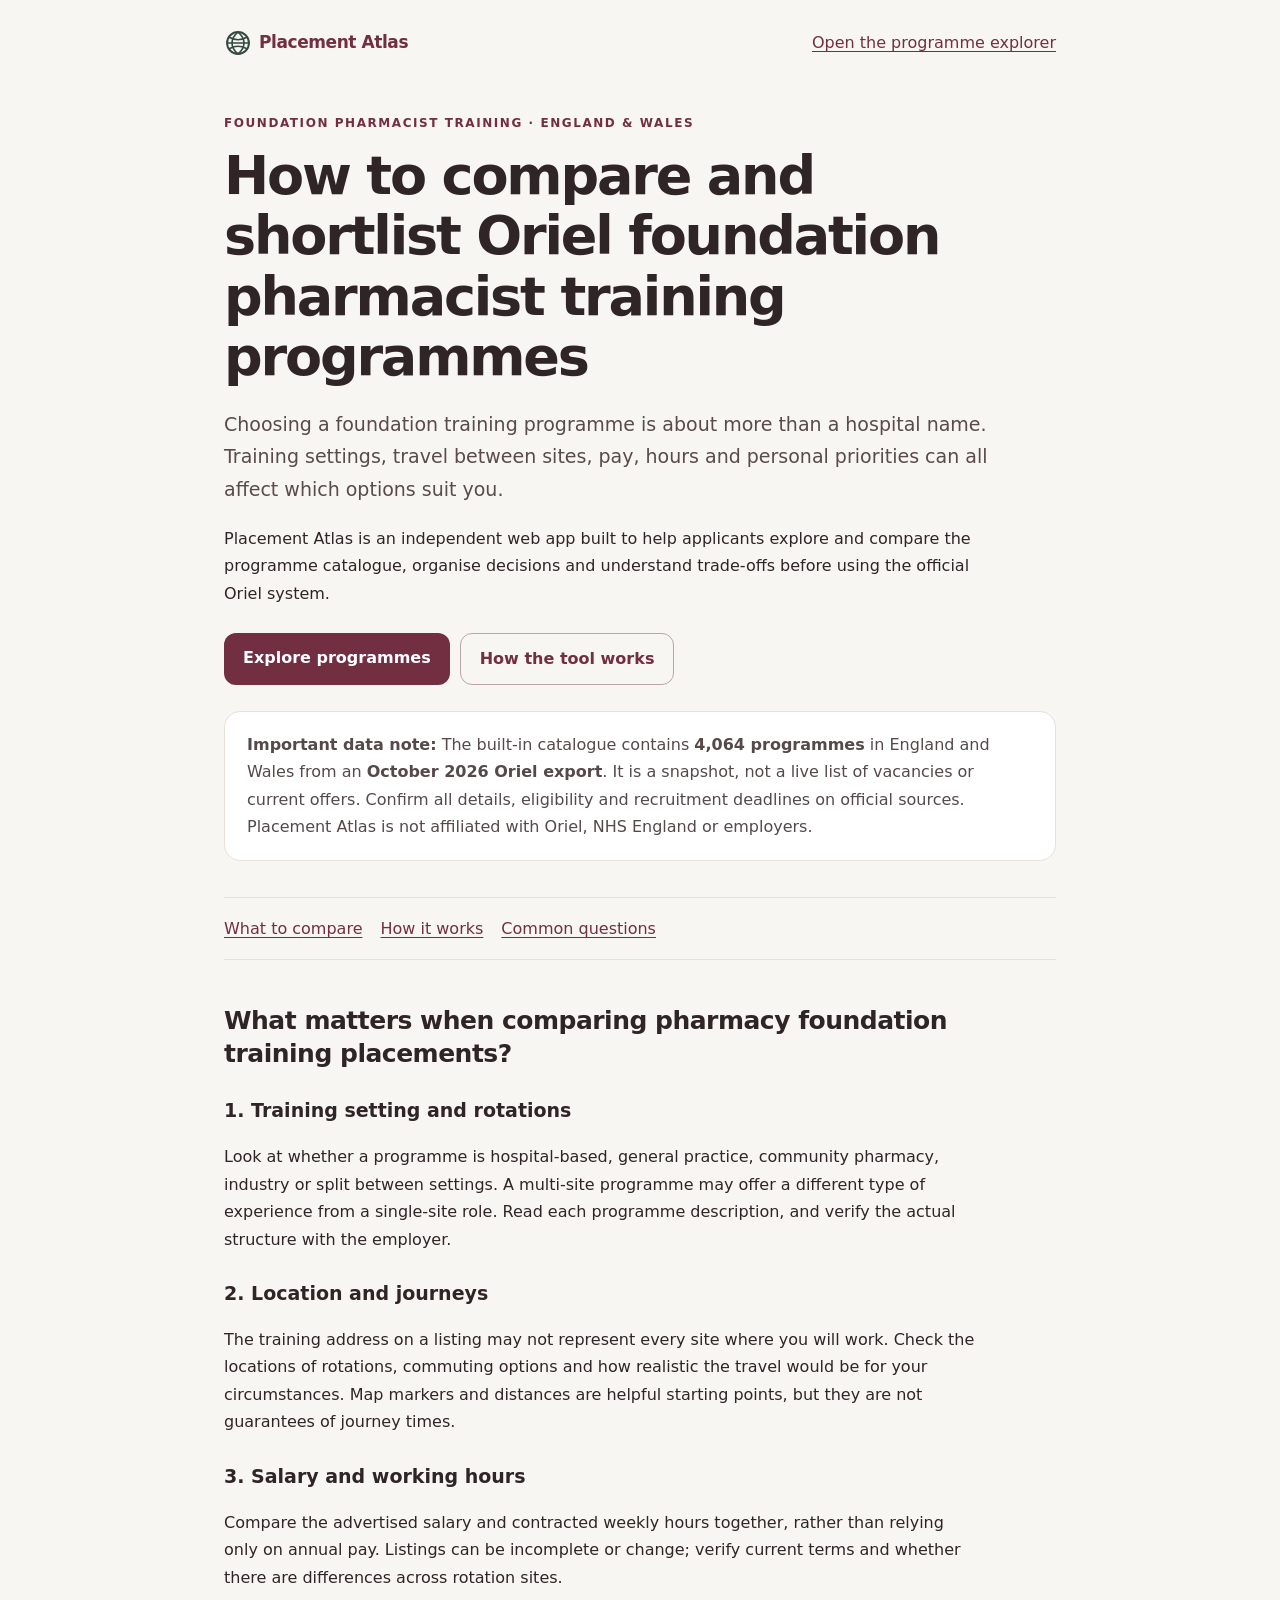
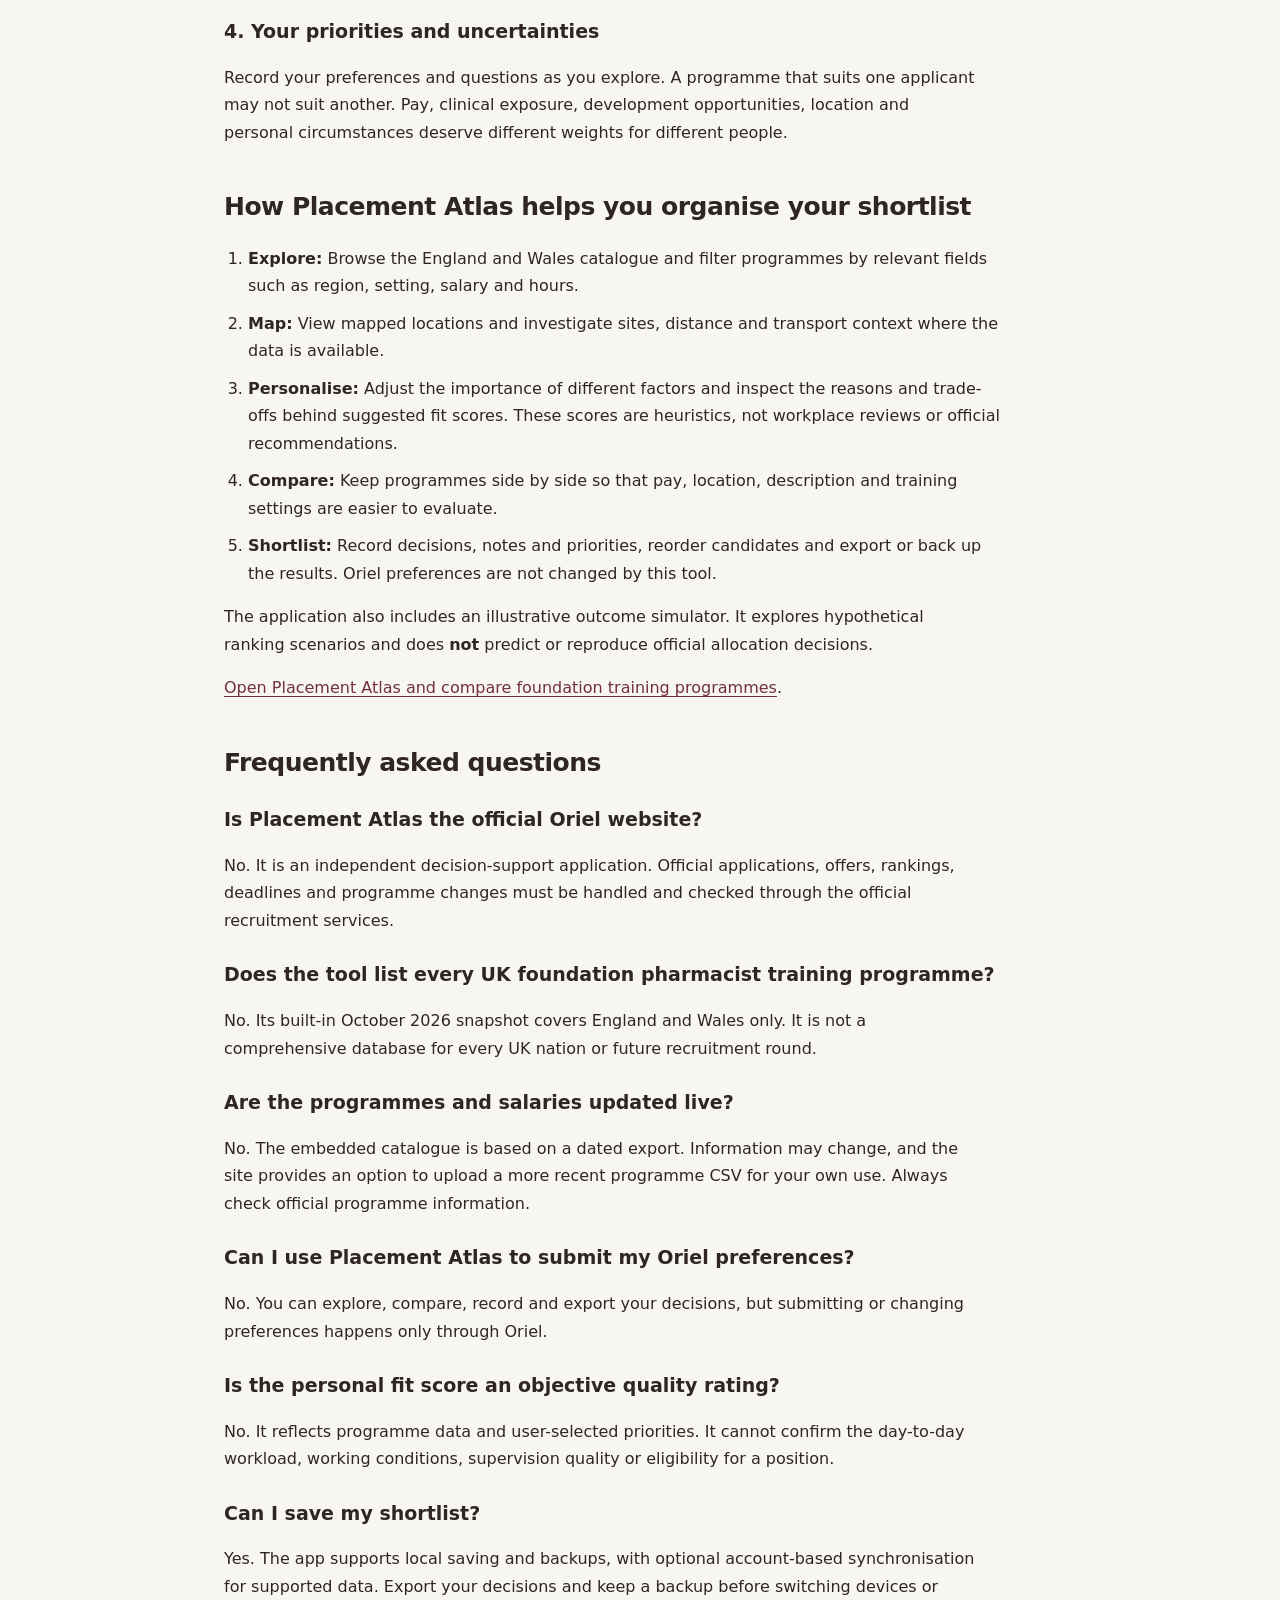
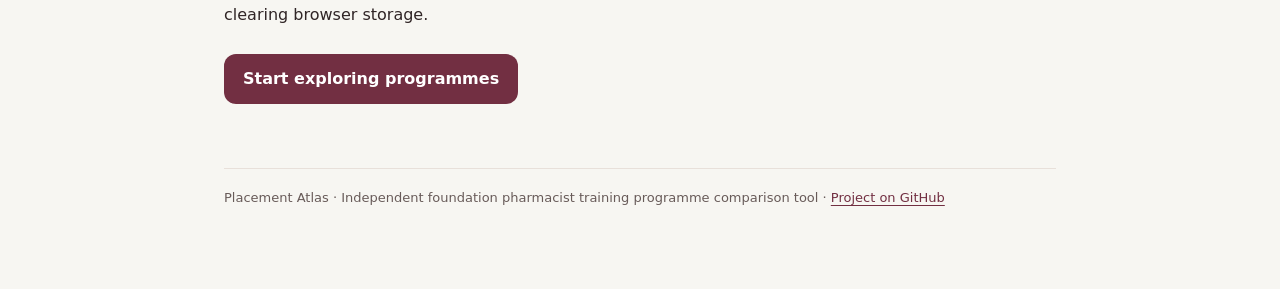
<file: guide.html>
<!doctype html>
<html lang="en-GB">
<head>
<meta charset="utf-8">
<meta name="viewport" content="width=device-width,initial-scale=1">
<meta name="theme-color" content="#f7f6f2">
<title>How to Compare Oriel Foundation Pharmacist Training Programmes | Placement Atlas</title>
<meta name="description" content="A practical guide to comparing Oriel foundation pharmacist training programmes in England and Wales: locations, salary, settings, shortlist decisions and limitations.">
<meta name="robots" content="index, follow, max-image-preview:large">
<link rel="canonical" href="https://placementatlas.co.uk/guide.html">
<link rel="icon" type="image/svg+xml" href="favicon.svg">
<meta property="og:type" content="article">
<meta property="og:site_name" content="Placement Atlas">
<meta property="og:url" content="https://placementatlas.co.uk/guide.html">
<meta property="og:title" content="How to Compare Foundation Pharmacist Training Programmes | Placement Atlas">
<meta property="og:description" content="Compare Oriel foundation training programmes by location, setting, salary and working hours, while keeping an organised shortlist.">
<meta name="twitter:card" content="summary">
<style>
:root{color-scheme:light;--ink:#302526;--burgundy:#722f42;--line:#e8e0da;--muted:#685b59;--ivory:#f7f6f2;--panel:#fff}
*{box-sizing:border-box}
html{scroll-behavior:smooth}
body{margin:0;background:var(--ivory);color:var(--ink);font:16px/1.72 system-ui,-apple-system,BlinkMacSystemFont,"Segoe UI",sans-serif}
a{color:var(--burgundy);text-underline-offset:3px}
a:focus-visible{outline:3px solid var(--burgundy);outline-offset:3px}
.wrap{max-width:880px;margin:0 auto;padding:28px 24px 80px}
.top{display:flex;justify-content:space-between;align-items:center;gap:20px;flex-wrap:wrap}
.brand{font-size:17px;font-weight:800;letter-spacing:-.025em;text-decoration:none;color:var(--burgundy)}
.brand img{width:28px;height:28px;vertical-align:middle;margin-right:7px}
.kicker{margin-top:56px;color:var(--burgundy);font-size:12px;font-weight:800;letter-spacing:.13em;text-transform:uppercase}
h1{font-size:clamp(34px,5.3vw,54px);line-height:1.12;letter-spacing:-.04em;margin:12px 0 20px}
h2{font-size:25px;line-height:1.3;margin-top:45px;letter-spacing:-.02em}
h3{font-size:19px;margin:24px 0 6px}
p,li{max-width:74ch}
.lead{font-size:19px;color:#594b49;max-width:65ch}
.button{display:inline-block;padding:11px 19px;background:var(--burgundy);color:#fff;border-radius:12px;font-weight:750;text-decoration:none}
.outline{background:transparent;color:var(--burgundy);border:1px solid #bea4a8}
.actions{display:flex;gap:10px;flex-wrap:wrap;margin:26px 0}
.note{background:var(--panel);border:1px solid var(--line);border-radius:16px;padding:19px 22px;color:#55494a}
.contents{margin-top:36px;border-top:1px solid var(--line);border-bottom:1px solid var(--line);padding:17px 0}
.contents a{margin-right:18px;white-space:nowrap;display:inline-block}
ol,ul{padding-left:24px}
li{margin:10px 0}
footer{margin-top:64px;border-top:1px solid var(--line);padding-top:18px;font-size:13px;color:var(--muted)}
@media(max-width:540px){.wrap{padding:20px 18px 56px}.kicker{margin-top:38px}.contents a{display:block;margin:5px 0}}
</style>
<script type="application/ld+json">
{
  "@context": "https://schema.org",
  "@type": "WebPage",
  "name": "How to Compare Foundation Pharmacist Training Programmes",
  "url": "https://placementatlas.co.uk/guide.html",
  "description": "Practical guidance on comparing Oriel foundation pharmacist training programmes in England and Wales using Placement Atlas.",
  "inLanguage": "en-GB",
  "isPartOf": {"@type":"WebSite","name":"Placement Atlas","url":"https://placementatlas.co.uk/"}
}
</script>
</head>
<body>
<div class="wrap">
<header class="top">
  <a class="brand" href="./"><img src="favicon.svg" alt="">Placement Atlas</a>
  <a href="./">Open the programme explorer</a>
</header>
<main>
<div class="kicker">Foundation pharmacist training · England &amp; Wales</div>
<h1>How to compare and shortlist Oriel foundation pharmacist training programmes</h1>
<p class="lead">Choosing a foundation training programme is about more than a hospital name. Training settings, travel between sites, pay, hours and personal priorities can all affect which options suit you.</p>
<p>Placement Atlas is an independent web app built to help applicants explore and compare the programme catalogue, organise decisions and understand trade-offs before using the official Oriel system.</p>
<div class="actions"><a class="button" href="./">Explore programmes</a><a class="button outline" href="#how-it-works">How the tool works</a></div>
<aside class="note"><strong>Important data note:</strong> The built-in catalogue contains <strong>4,064 programmes</strong> in England and Wales from an <strong>October 2026 Oriel export</strong>. It is a snapshot, not a live list of vacancies or current offers. Confirm all details, eligibility and recruitment deadlines on official sources. Placement Atlas is not affiliated with Oriel, NHS England or employers.</aside>
<nav class="contents" aria-label="On this page"><a href="#what-to-compare">What to compare</a><a href="#how-it-works">How it works</a><a href="#questions">Common questions</a></nav>
<section id="what-to-compare">
<h2>What matters when comparing pharmacy foundation training placements?</h2>
<h3>1. Training setting and rotations</h3>
<p>Look at whether a programme is hospital-based, general practice, community pharmacy, industry or split between settings. A multi-site programme may offer a different type of experience from a single-site role. Read each programme description, and verify the actual structure with the employer.</p>
<h3>2. Location and journeys</h3>
<p>The training address on a listing may not represent every site where you will work. Check the locations of rotations, commuting options and how realistic the travel would be for your circumstances. Map markers and distances are helpful starting points, but they are not guarantees of journey times.</p>
<h3>3. Salary and working hours</h3>
<p>Compare the advertised salary and contracted weekly hours together, rather than relying only on annual pay. Listings can be incomplete or change; verify current terms and whether there are differences across rotation sites.</p>
<h3>4. Your priorities and uncertainties</h3>
<p>Record your preferences and questions as you explore. A programme that suits one applicant may not suit another. Pay, clinical exposure, development opportunities, location and personal circumstances deserve different weights for different people.</p>
</section>
<section id="how-it-works">
<h2>How Placement Atlas helps you organise your shortlist</h2>
<ol>
<li><strong>Explore:</strong> Browse the England and Wales catalogue and filter programmes by relevant fields such as region, setting, salary and hours.</li>
<li><strong>Map:</strong> View mapped locations and investigate sites, distance and transport context where the data is available.</li>
<li><strong>Personalise:</strong> Adjust the importance of different factors and inspect the reasons and trade-offs behind suggested fit scores. These scores are heuristics, not workplace reviews or official recommendations.</li>
<li><strong>Compare:</strong> Keep programmes side by side so that pay, location, description and training settings are easier to evaluate.</li>
<li><strong>Shortlist:</strong> Record decisions, notes and priorities, reorder candidates and export or back up the results. Oriel preferences are not changed by this tool.</li>
</ol>
<p>The application also includes an illustrative outcome simulator. It explores hypothetical ranking scenarios and does <strong>not</strong> predict or reproduce official allocation decisions.</p>
<p><a href="./">Open Placement Atlas and compare foundation training programmes</a>.</p>
</section>
<section id="questions">
<h2>Frequently asked questions</h2>
<h3>Is Placement Atlas the official Oriel website?</h3>
<p>No. It is an independent decision-support application. Official applications, offers, rankings, deadlines and programme changes must be handled and checked through the official recruitment services.</p>
<h3>Does the tool list every UK foundation pharmacist training programme?</h3>
<p>No. Its built-in October 2026 snapshot covers England and Wales only. It is not a comprehensive database for every UK nation or future recruitment round.</p>
<h3>Are the programmes and salaries updated live?</h3>
<p>No. The embedded catalogue is based on a dated export. Information may change, and the site provides an option to upload a more recent programme CSV for your own use. Always check official programme information.</p>
<h3>Can I use Placement Atlas to submit my Oriel preferences?</h3>
<p>No. You can explore, compare, record and export your decisions, but submitting or changing preferences happens only through Oriel.</p>
<h3>Is the personal fit score an objective quality rating?</h3>
<p>No. It reflects programme data and user-selected priorities. It cannot confirm the day-to-day workload, working conditions, supervision quality or eligibility for a position.</p>
<h3>Can I save my shortlist?</h3>
<p>Yes. The app supports local saving and backups, with optional account-based synchronisation for supported data. Export your decisions and keep a backup before switching devices or clearing browser storage.</p>
</section>
<div class="actions"><a class="button" href="./">Start exploring programmes</a></div>
</main>
<footer>Placement Atlas · Independent foundation pharmacist training programme comparison tool · <a href="https://github.com/phivosmichailides/Placement_Atlas">Project on GitHub</a></footer>
</div>
</body>
</html>
</file>
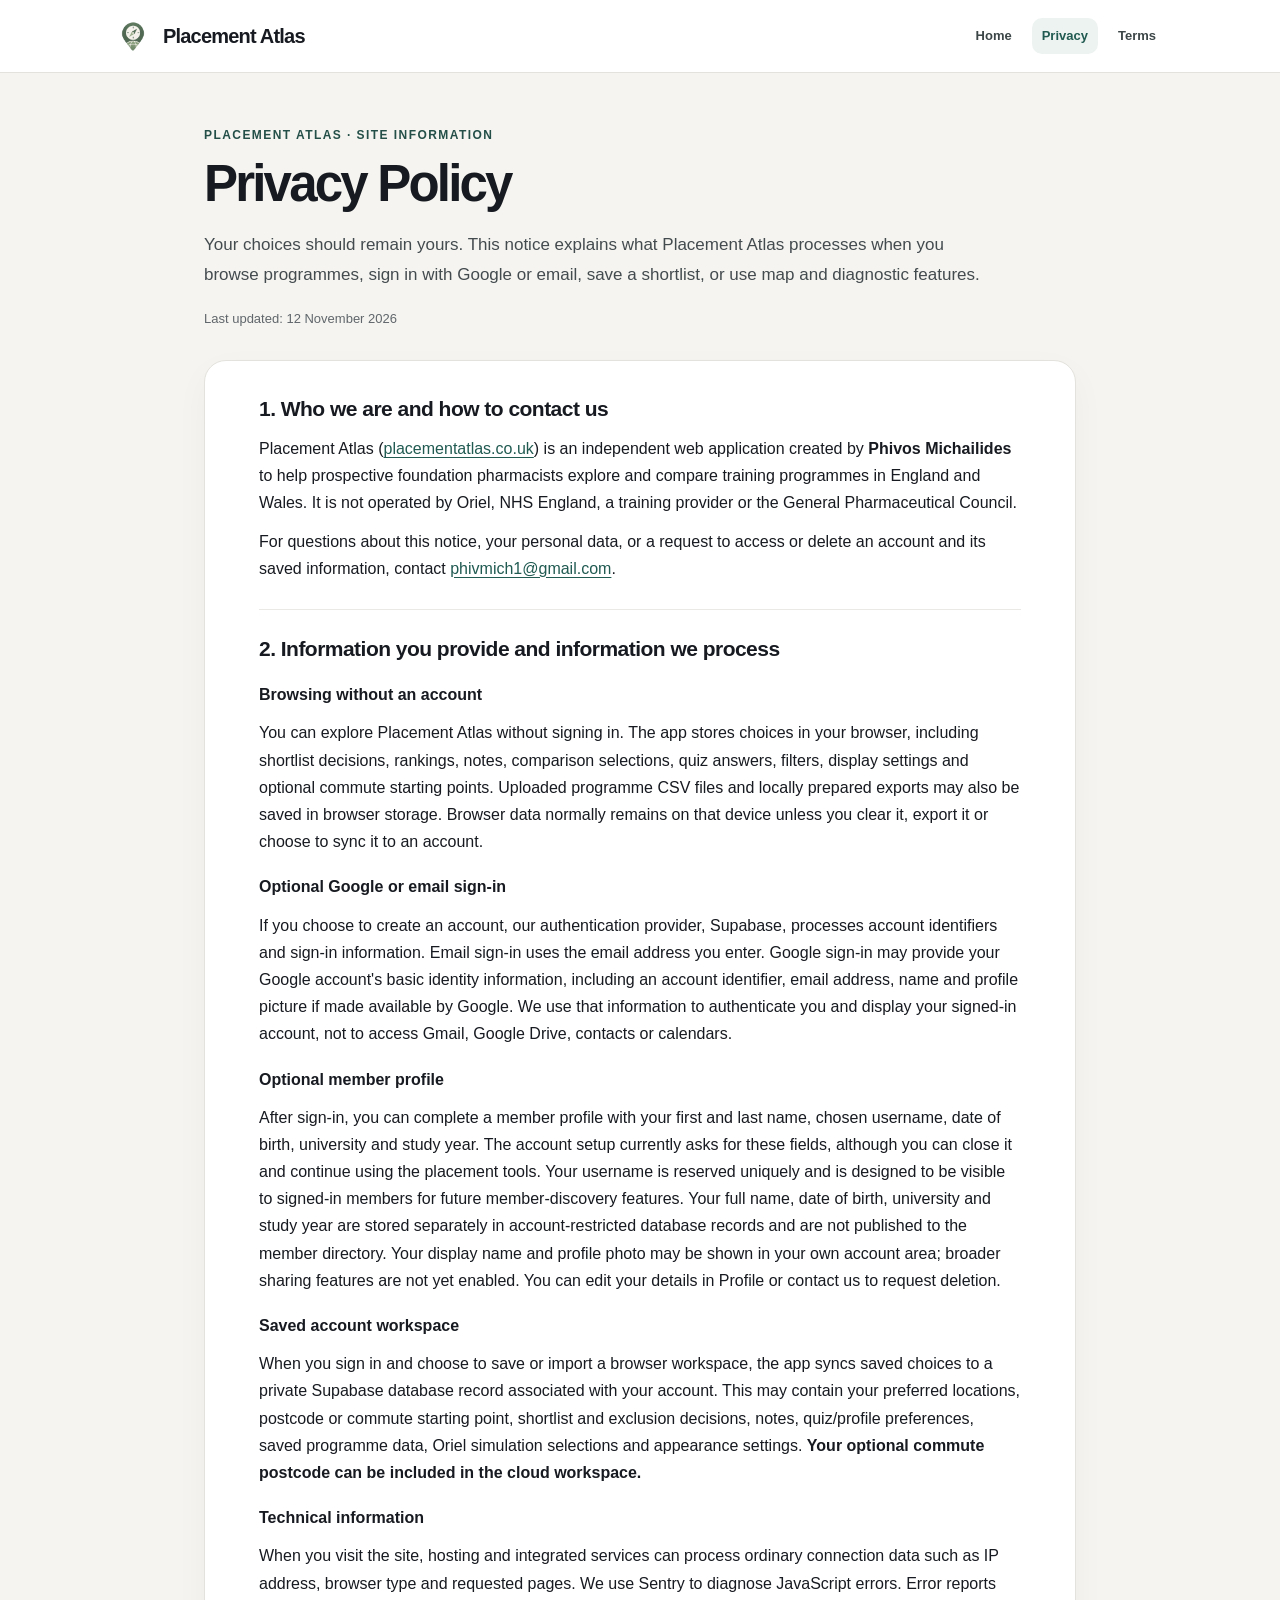
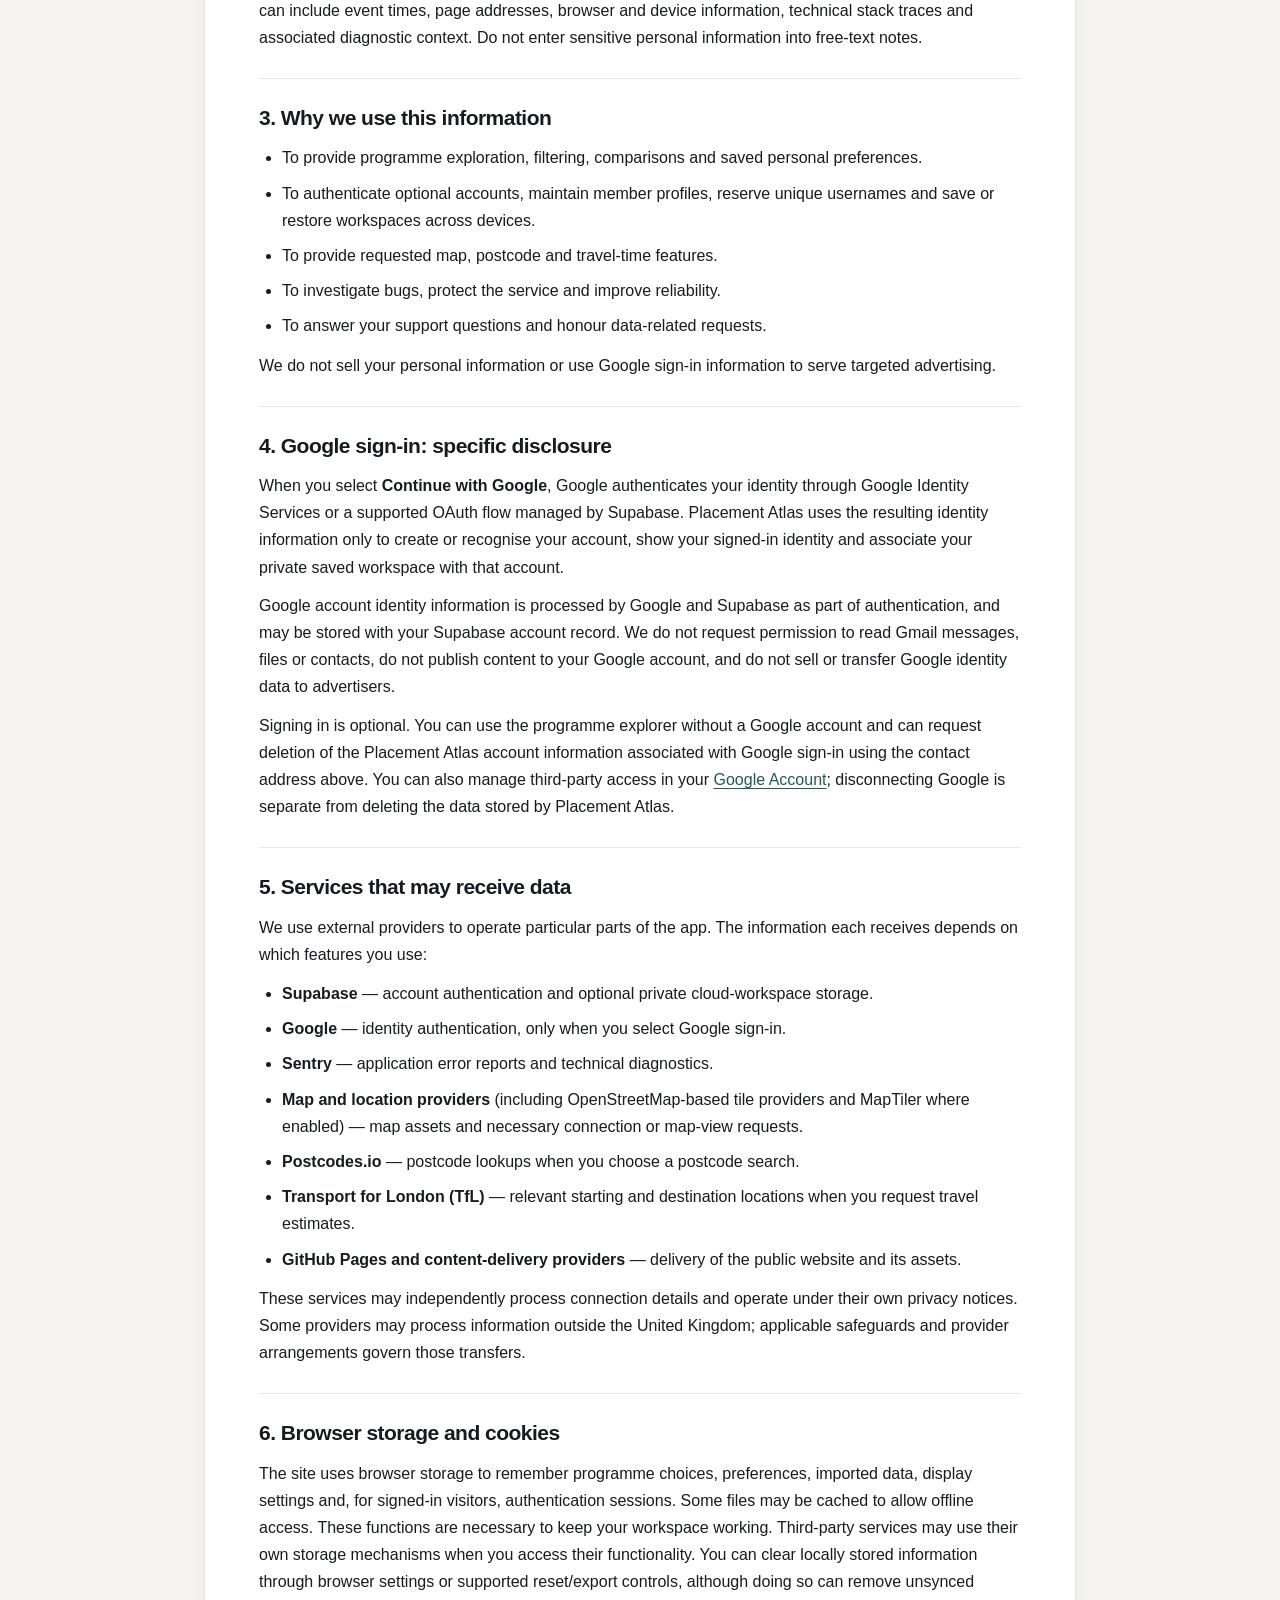
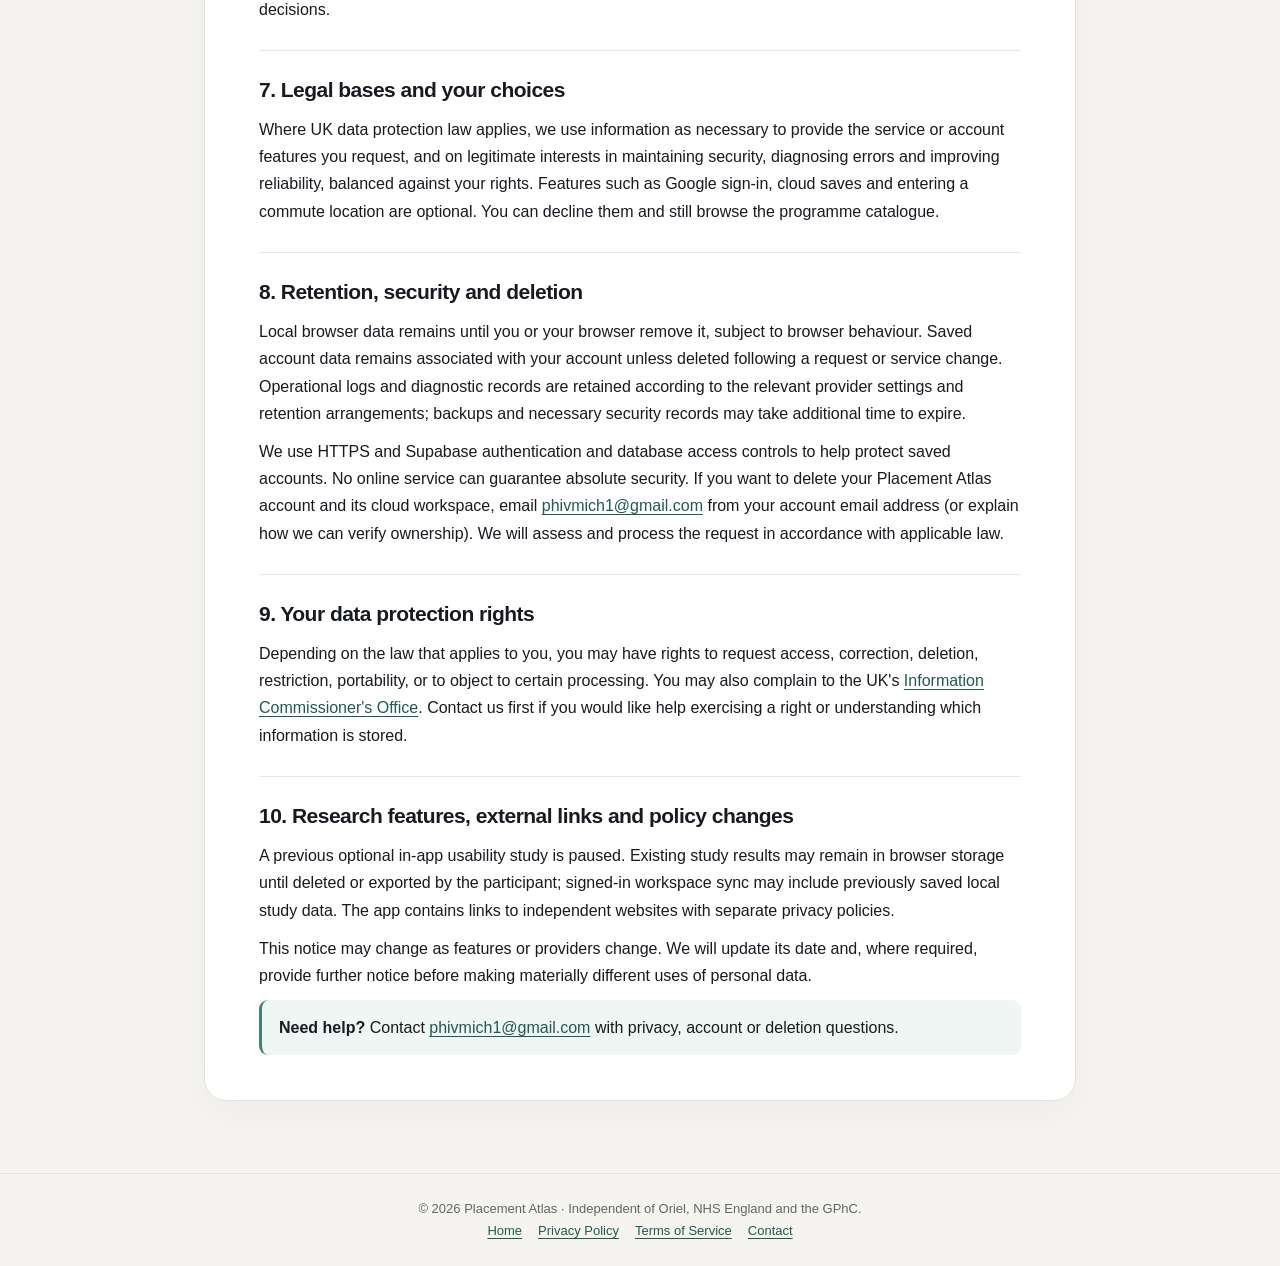
<file: privacy.html>
<!doctype html>
<html lang="en">
<head>
<meta charset="utf-8">
<meta name="viewport" content="width=device-width,initial-scale=1">
<meta name="theme-color" content="#f5f4f0">
<meta name="robots" content="index,follow">
<meta name="description" content="How Placement Atlas handles account details, Google sign-in, saved preferences, postcode searches and technical diagnostics.">
<link rel="canonical" href="https://placementatlas.co.uk/privacy.html">
<link rel="icon" type="image/svg+xml" href="/favicon.svg">
<title>Privacy Policy | Placement Atlas</title>
<style>
:root{color-scheme:light;--bg:#f5f4f0;--panel:#fff;--ink:#171a20;--muted:#60666b;--line:#e3e2dc;--accent:#244f48}
*{box-sizing:border-box}
html{scroll-behavior:smooth}
body{margin:0;background:var(--bg);color:var(--ink);font:16px/1.7 ui-sans-serif,-apple-system,BlinkMacSystemFont,"Segoe UI",Arial,sans-serif}
a{color:#205a51;text-underline-offset:3px}a:hover{text-decoration-thickness:2px}
a:focus-visible{outline:3px solid #277968;outline-offset:4px;border-radius:3px}
.skip{position:absolute;top:-60px;left:12px;padding:8px 12px;background:white;z-index:10}.skip:focus{top:12px}
header{border-bottom:1px solid var(--line);background:#fff}
.top{max-width:1100px;margin:auto;padding:17px 24px;display:flex;align-items:center;gap:16px;justify-content:space-between;flex-wrap:wrap}
.brand{display:flex;align-items:center;gap:11px;text-decoration:none;color:var(--ink);font-weight:800;letter-spacing:-.04em;font-size:20px;line-height:1.2}
.brand img{height:38px;width:38px;object-fit:contain}
nav{display:flex;gap:10px;align-items:center;flex-wrap:wrap}
nav a{padding:7px 10px;border-radius:10px;text-decoration:none;color:#3d4647;font-size:13px;font-weight:680}
nav a[aria-current="page"],nav a:hover{background:#edf3f0;color:#205a51}
main{max-width:920px;margin:0 auto;padding:52px 24px 72px}
.eyebrow{font-size:12px;font-weight:800;text-transform:uppercase;letter-spacing:.12em;color:var(--accent)}
h1{font-size:clamp(32px,6vw,51px);line-height:1.15;letter-spacing:-.055em;margin:10px 0 16px}
.intro{font-size:17px;line-height:1.75;color:#444b4f;max-width:780px}
.date{color:var(--muted);font-size:13px;margin:18px 0 30px}
article{background:var(--panel);border:1px solid var(--line);border-radius:22px;padding:34px clamp(22px,5vw,54px);box-shadow:0 12px 35px rgba(20,25,20,.035)}
section+section{border-top:1px solid #eae9e5;margin-top:27px;padding-top:25px}
h2{font-size:21px;letter-spacing:-.025em;line-height:1.35;margin:0 0 12px}
h3{font-size:16px;margin:18px 0 6px}p{margin:11px 0}ul{margin:12px 0;padding-left:23px}li{margin:8px 0}
.note{padding:14px 17px;background:#f0f6f3;border-left:3px solid #408377;border-radius:9px}
footer{border-top:1px solid var(--line);color:var(--muted);padding:24px;text-align:center;font-size:13px}footer a{margin:0 8px}
@media(max-width:640px){main{padding:33px 14px 42px}article{border-radius:16px;padding:26px 20px}.top{padding:13px 16px}.brand{font-size:18px}nav{gap:0}nav a{padding:6px 8px}}
</style>
</head>
<body>
<a href="#main" class="skip">Skip to main content</a>
<header><div class="top">
<a class="brand" href="/" aria-label="Placement Atlas homepage"><img src="/placement-atlas-compass-pin.webp" alt="" width="38" height="38">Placement Atlas</a>
<nav aria-label="Site navigation">
<a href="/">Home</a>
<a href="/privacy.html" aria-current="page">Privacy</a>
<a href="/terms.html">Terms</a>
</nav></div></header>
<main id="main">
<div class="eyebrow">Placement Atlas · Site information</div>
<h1>Privacy Policy</h1>
<p class="intro">Your choices should remain yours. This notice explains what Placement Atlas processes when you browse programmes, sign in with Google or email, save a shortlist, or use map and diagnostic features.</p>
<p class="date">Last updated: 12 November 2026</p>
<article>
<section><h2>1. Who we are and how to contact us</h2>
<p>Placement Atlas (<a href="https://placementatlas.co.uk/">placementatlas.co.uk</a>) is an independent web application created by <strong>Phivos Michailides</strong> to help prospective foundation pharmacists explore and compare training programmes in England and Wales. It is not operated by Oriel, NHS England, a training provider or the General Pharmaceutical Council.</p>
<p>For questions about this notice, your personal data, or a request to access or delete an account and its saved information, contact <a href="mailto:phivmich1@gmail.com">phivmich1@gmail.com</a>.</p></section>
<section><h2>2. Information you provide and information we process</h2>
<h3>Browsing without an account</h3><p>You can explore Placement Atlas without signing in. The app stores choices in your browser, including shortlist decisions, rankings, notes, comparison selections, quiz answers, filters, display settings and optional commute starting points. Uploaded programme CSV files and locally prepared exports may also be saved in browser storage. Browser data normally remains on that device unless you clear it, export it or choose to sync it to an account.</p>
<h3>Optional Google or email sign-in</h3><p>If you choose to create an account, our authentication provider, Supabase, processes account identifiers and sign-in information. Email sign-in uses the email address you enter. Google sign-in may provide your Google account's basic identity information, including an account identifier, email address, name and profile picture if made available by Google. We use that information to authenticate you and display your signed-in account, not to access Gmail, Google Drive, contacts or calendars.</p>
<h3>Optional member profile</h3><p>After sign-in, you can complete a member profile with your first and last name, chosen username, date of birth, university and study year. The account setup currently asks for these fields, although you can close it and continue using the placement tools. Your username is reserved uniquely and is designed to be visible to signed-in members for future member-discovery features. Your full name, date of birth, university and study year are stored separately in account-restricted database records and are not published to the member directory. Your display name and profile photo may be shown in your own account area; broader sharing features are not yet enabled. You can edit your details in Profile or contact us to request deletion.</p>
<h3>Saved account workspace</h3><p>When you sign in and choose to save or import a browser workspace, the app syncs saved choices to a private Supabase database record associated with your account. This may contain your preferred locations, postcode or commute starting point, shortlist and exclusion decisions, notes, quiz/profile preferences, saved programme data, Oriel simulation selections and appearance settings. <strong>Your optional commute postcode can be included in the cloud workspace.</strong></p>
<h3>Technical information</h3><p>When you visit the site, hosting and integrated services can process ordinary connection data such as IP address, browser type and requested pages. We use Sentry to diagnose JavaScript errors. Error reports can include event times, page addresses, browser and device information, technical stack traces and associated diagnostic context. Do not enter sensitive personal information into free-text notes.</p></section>
<section><h2>3. Why we use this information</h2>
<ul><li>To provide programme exploration, filtering, comparisons and saved personal preferences.</li><li>To authenticate optional accounts, maintain member profiles, reserve unique usernames and save or restore workspaces across devices.</li><li>To provide requested map, postcode and travel-time features.</li><li>To investigate bugs, protect the service and improve reliability.</li><li>To answer your support questions and honour data-related requests.</li></ul>
<p>We do not sell your personal information or use Google sign-in information to serve targeted advertising.</p></section>
<section><h2>4. Google sign-in: specific disclosure</h2>
<p>When you select <strong>Continue with Google</strong>, Google authenticates your identity through Google Identity Services or a supported OAuth flow managed by Supabase. Placement Atlas uses the resulting identity information only to create or recognise your account, show your signed-in identity and associate your private saved workspace with that account.</p>
<p>Google account identity information is processed by Google and Supabase as part of authentication, and may be stored with your Supabase account record. We do not request permission to read Gmail messages, files or contacts, do not publish content to your Google account, and do not sell or transfer Google identity data to advertisers.</p>
<p>Signing in is optional. You can use the programme explorer without a Google account and can request deletion of the Placement Atlas account information associated with Google sign-in using the contact address above. You can also manage third-party access in your <a href="https://myaccount.google.com/connections" target="_blank" rel="noopener noreferrer">Google Account</a>; disconnecting Google is separate from deleting the data stored by Placement Atlas.</p></section>
<section><h2>5. Services that may receive data</h2>
<p>We use external providers to operate particular parts of the app. The information each receives depends on which features you use:</p>
<ul>
<li><strong>Supabase</strong> — account authentication and optional private cloud-workspace storage.</li>
<li><strong>Google</strong> — identity authentication, only when you select Google sign-in.</li>
<li><strong>Sentry</strong> — application error reports and technical diagnostics.</li>
<li><strong>Map and location providers</strong> (including OpenStreetMap-based tile providers and MapTiler where enabled) — map assets and necessary connection or map-view requests.</li>
<li><strong>Postcodes.io</strong> — postcode lookups when you choose a postcode search.</li>
<li><strong>Transport for London (TfL)</strong> — relevant starting and destination locations when you request travel estimates.</li>
<li><strong>GitHub Pages and content-delivery providers</strong> — delivery of the public website and its assets.</li>
</ul>
<p>These services may independently process connection details and operate under their own privacy notices. Some providers may process information outside the United Kingdom; applicable safeguards and provider arrangements govern those transfers.</p></section>
<section><h2>6. Browser storage and cookies</h2>
<p>The site uses browser storage to remember programme choices, preferences, imported data, display settings and, for signed-in visitors, authentication sessions. Some files may be cached to allow offline access. These functions are necessary to keep your workspace working. Third-party services may use their own storage mechanisms when you access their functionality. You can clear locally stored information through browser settings or supported reset/export controls, although doing so can remove unsynced decisions.</p></section>
<section><h2>7. Legal bases and your choices</h2>
<p>Where UK data protection law applies, we use information as necessary to provide the service or account features you request, and on legitimate interests in maintaining security, diagnosing errors and improving reliability, balanced against your rights. Features such as Google sign-in, cloud saves and entering a commute location are optional. You can decline them and still browse the programme catalogue.</p></section>
<section><h2>8. Retention, security and deletion</h2>
<p>Local browser data remains until you or your browser remove it, subject to browser behaviour. Saved account data remains associated with your account unless deleted following a request or service change. Operational logs and diagnostic records are retained according to the relevant provider settings and retention arrangements; backups and necessary security records may take additional time to expire.</p>
<p>We use HTTPS and Supabase authentication and database access controls to help protect saved accounts. No online service can guarantee absolute security. If you want to delete your Placement Atlas account and its cloud workspace, email <a href="mailto:phivmich1@gmail.com">phivmich1@gmail.com</a> from your account email address (or explain how we can verify ownership). We will assess and process the request in accordance with applicable law.</p></section>
<section><h2>9. Your data protection rights</h2>
<p>Depending on the law that applies to you, you may have rights to request access, correction, deletion, restriction, portability, or to object to certain processing. You may also complain to the UK's <a href="https://ico.org.uk/make-a-complaint/" target="_blank" rel="noopener noreferrer">Information Commissioner's Office</a>. Contact us first if you would like help exercising a right or understanding which information is stored.</p></section>
<section><h2>10. Research features, external links and policy changes</h2>
<p>A previous optional in-app usability study is paused. Existing study results may remain in browser storage until deleted or exported by the participant; signed-in workspace sync may include previously saved local study data. The app contains links to independent websites with separate privacy policies.</p>
<p>This notice may change as features or providers change. We will update its date and, where required, provide further notice before making materially different uses of personal data.</p>
<p class="note"><strong>Need help?</strong> Contact <a href="mailto:phivmich1@gmail.com">phivmich1@gmail.com</a> with privacy, account or deletion questions.</p></section>
</article>
</main>
<footer>© 2026 Placement Atlas · Independent of Oriel, NHS England and the GPhC.<div><a href="/">Home</a><a href="/privacy.html">Privacy Policy</a><a href="/terms.html">Terms of Service</a><a href="mailto:phivmich1@gmail.com">Contact</a></div></footer>
</body>
</html>
</file>
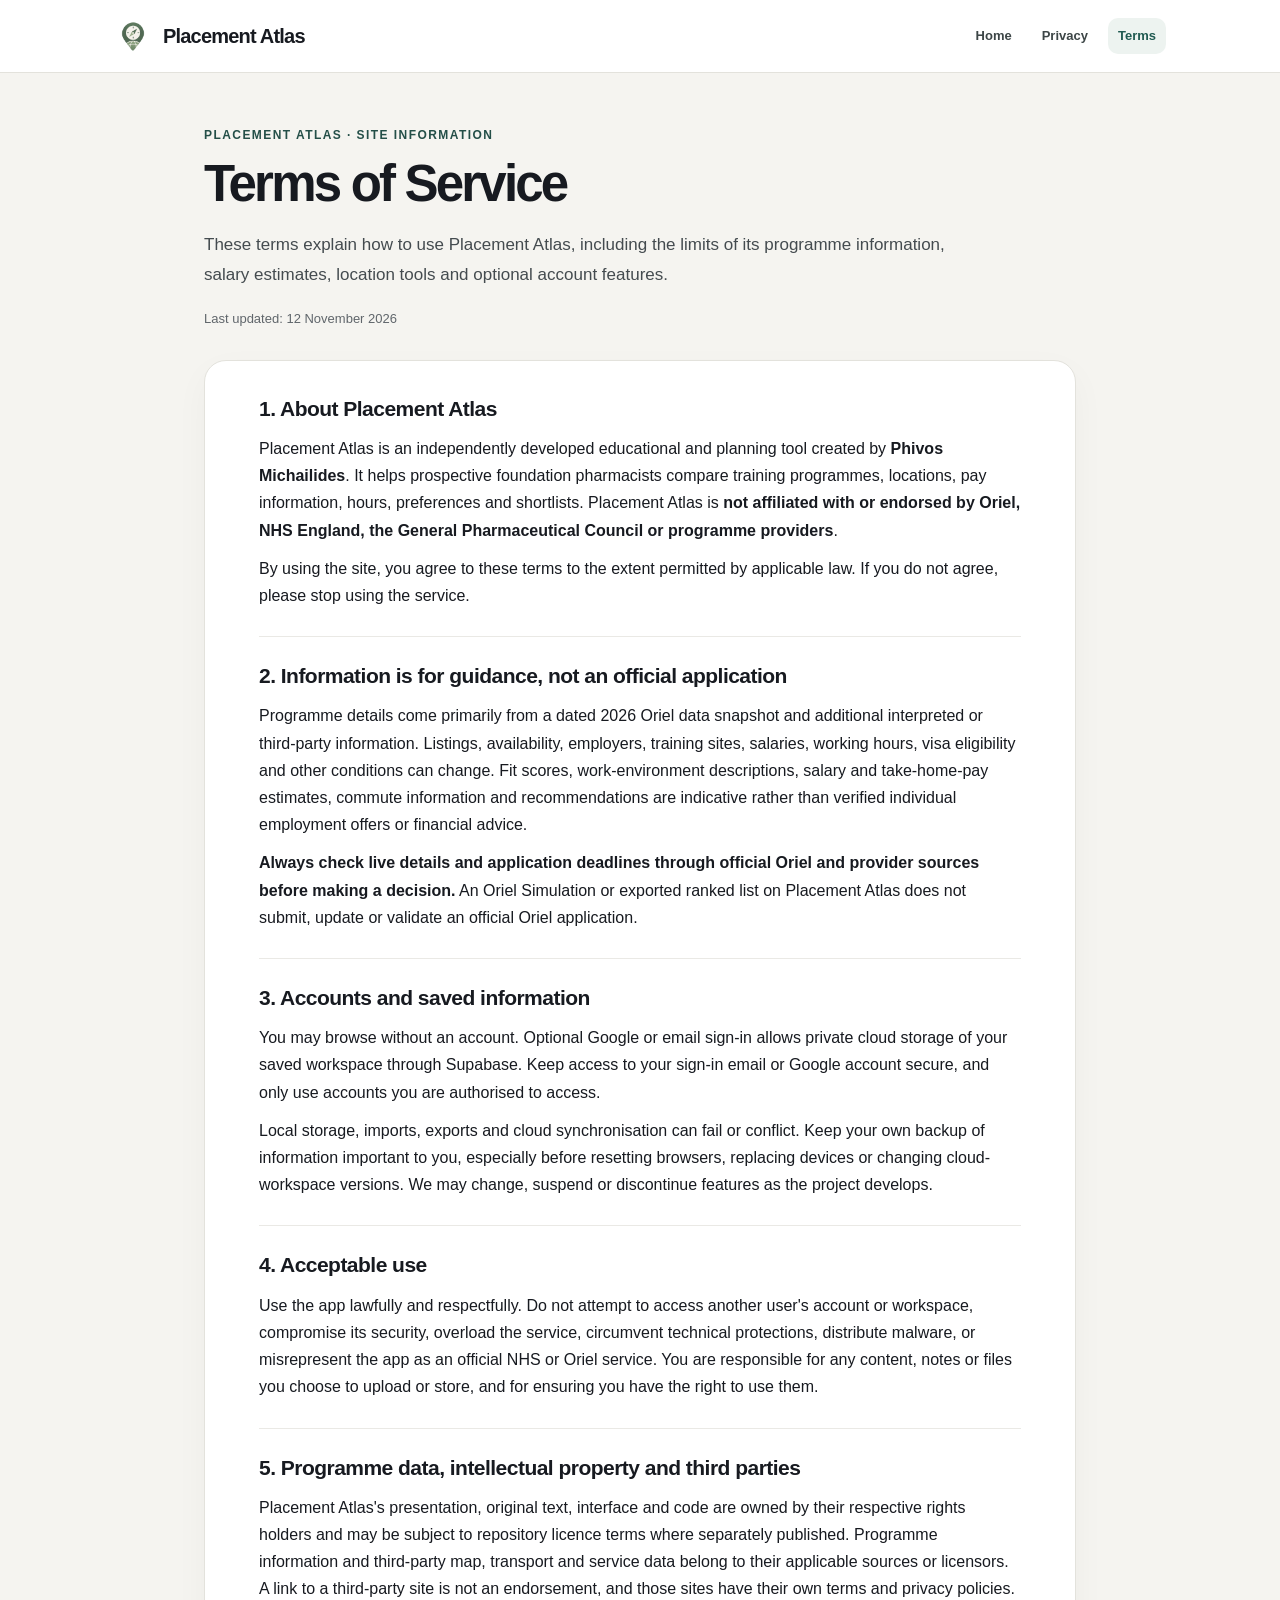
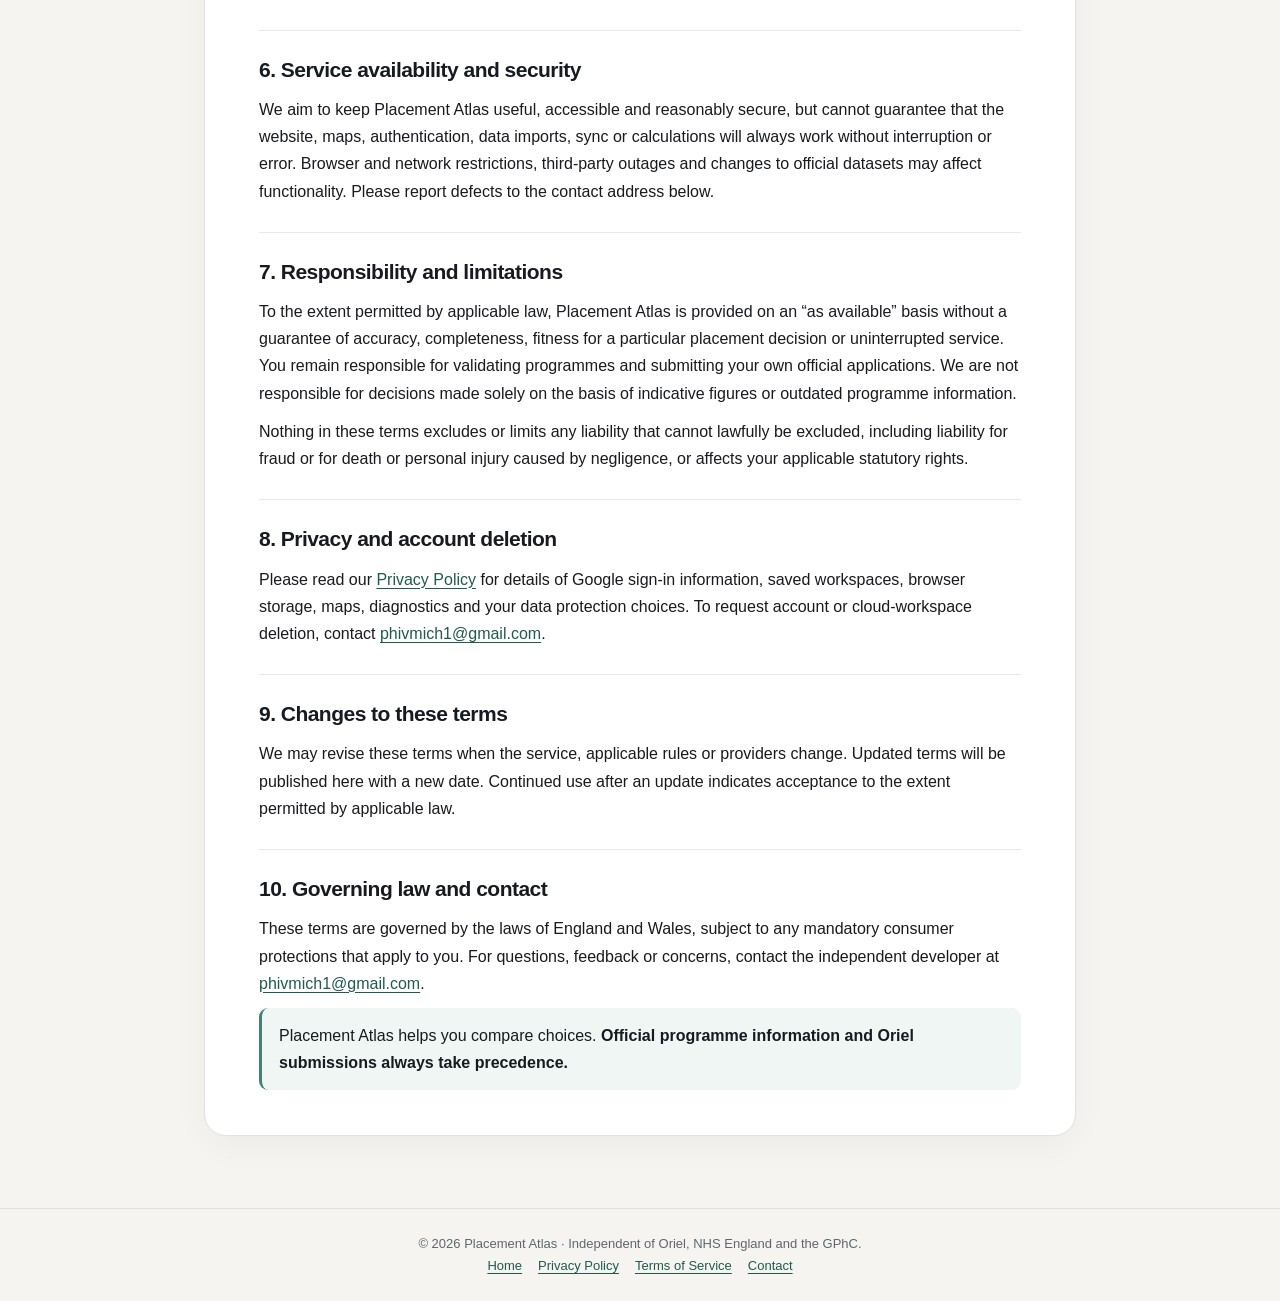
<file: terms.html>
<!doctype html>
<html lang="en">
<head>
<meta charset="utf-8">
<meta name="viewport" content="width=device-width,initial-scale=1">
<meta name="theme-color" content="#f5f4f0">
<meta name="robots" content="index,follow">
<meta name="description" content="The terms governing use of Placement Atlas, an independent foundation pharmacist placement comparison tool.">
<link rel="canonical" href="https://placementatlas.co.uk/terms.html">
<link rel="icon" type="image/svg+xml" href="/favicon.svg">
<title>Terms of Service | Placement Atlas</title>
<style>
:root{color-scheme:light;--bg:#f5f4f0;--panel:#fff;--ink:#171a20;--muted:#60666b;--line:#e3e2dc;--accent:#244f48}
*{box-sizing:border-box}
html{scroll-behavior:smooth}
body{margin:0;background:var(--bg);color:var(--ink);font:16px/1.7 ui-sans-serif,-apple-system,BlinkMacSystemFont,"Segoe UI",Arial,sans-serif}
a{color:#205a51;text-underline-offset:3px}a:hover{text-decoration-thickness:2px}
a:focus-visible{outline:3px solid #277968;outline-offset:4px;border-radius:3px}
.skip{position:absolute;top:-60px;left:12px;padding:8px 12px;background:white;z-index:10}.skip:focus{top:12px}
header{border-bottom:1px solid var(--line);background:#fff}
.top{max-width:1100px;margin:auto;padding:17px 24px;display:flex;align-items:center;gap:16px;justify-content:space-between;flex-wrap:wrap}
.brand{display:flex;align-items:center;gap:11px;text-decoration:none;color:var(--ink);font-weight:800;letter-spacing:-.04em;font-size:20px;line-height:1.2}
.brand img{height:38px;width:38px;object-fit:contain}
nav{display:flex;gap:10px;align-items:center;flex-wrap:wrap}
nav a{padding:7px 10px;border-radius:10px;text-decoration:none;color:#3d4647;font-size:13px;font-weight:680}
nav a[aria-current="page"],nav a:hover{background:#edf3f0;color:#205a51}
main{max-width:920px;margin:0 auto;padding:52px 24px 72px}
.eyebrow{font-size:12px;font-weight:800;text-transform:uppercase;letter-spacing:.12em;color:var(--accent)}
h1{font-size:clamp(32px,6vw,51px);line-height:1.15;letter-spacing:-.055em;margin:10px 0 16px}
.intro{font-size:17px;line-height:1.75;color:#444b4f;max-width:780px}
.date{color:var(--muted);font-size:13px;margin:18px 0 30px}
article{background:var(--panel);border:1px solid var(--line);border-radius:22px;padding:34px clamp(22px,5vw,54px);box-shadow:0 12px 35px rgba(20,25,20,.035)}
section+section{border-top:1px solid #eae9e5;margin-top:27px;padding-top:25px}
h2{font-size:21px;letter-spacing:-.025em;line-height:1.35;margin:0 0 12px}
h3{font-size:16px;margin:18px 0 6px}p{margin:11px 0}ul{margin:12px 0;padding-left:23px}li{margin:8px 0}
.note{padding:14px 17px;background:#f0f6f3;border-left:3px solid #408377;border-radius:9px}
footer{border-top:1px solid var(--line);color:var(--muted);padding:24px;text-align:center;font-size:13px}footer a{margin:0 8px}
@media(max-width:640px){main{padding:33px 14px 42px}article{border-radius:16px;padding:26px 20px}.top{padding:13px 16px}.brand{font-size:18px}nav{gap:0}nav a{padding:6px 8px}}
</style>
</head>
<body>
<a href="#main" class="skip">Skip to main content</a>
<header><div class="top">
<a class="brand" href="/" aria-label="Placement Atlas homepage"><img src="/placement-atlas-compass-pin.webp" alt="" width="38" height="38">Placement Atlas</a>
<nav aria-label="Site navigation">
<a href="/">Home</a>
<a href="/privacy.html">Privacy</a>
<a href="/terms.html" aria-current="page">Terms</a>
</nav></div></header>
<main id="main">
<div class="eyebrow">Placement Atlas · Site information</div>
<h1>Terms of Service</h1>
<p class="intro">These terms explain how to use Placement Atlas, including the limits of its programme information, salary estimates, location tools and optional account features.</p>
<p class="date">Last updated: 12 November 2026</p>
<article>
<section><h2>1. About Placement Atlas</h2>
<p>Placement Atlas is an independently developed educational and planning tool created by <strong>Phivos Michailides</strong>. It helps prospective foundation pharmacists compare training programmes, locations, pay information, hours, preferences and shortlists. Placement Atlas is <strong>not affiliated with or endorsed by Oriel, NHS England, the General Pharmaceutical Council or programme providers</strong>.</p>
<p>By using the site, you agree to these terms to the extent permitted by applicable law. If you do not agree, please stop using the service.</p></section>
<section><h2>2. Information is for guidance, not an official application</h2>
<p>Programme details come primarily from a dated 2026 Oriel data snapshot and additional interpreted or third-party information. Listings, availability, employers, training sites, salaries, working hours, visa eligibility and other conditions can change. Fit scores, work-environment descriptions, salary and take-home-pay estimates, commute information and recommendations are indicative rather than verified individual employment offers or financial advice.</p>
<p><strong>Always check live details and application deadlines through official Oriel and provider sources before making a decision.</strong> An Oriel Simulation or exported ranked list on Placement Atlas does not submit, update or validate an official Oriel application.</p></section>
<section><h2>3. Accounts and saved information</h2>
<p>You may browse without an account. Optional Google or email sign-in allows private cloud storage of your saved workspace through Supabase. Keep access to your sign-in email or Google account secure, and only use accounts you are authorised to access.</p>
<p>Local storage, imports, exports and cloud synchronisation can fail or conflict. Keep your own backup of information important to you, especially before resetting browsers, replacing devices or changing cloud-workspace versions. We may change, suspend or discontinue features as the project develops.</p></section>
<section><h2>4. Acceptable use</h2>
<p>Use the app lawfully and respectfully. Do not attempt to access another user's account or workspace, compromise its security, overload the service, circumvent technical protections, distribute malware, or misrepresent the app as an official NHS or Oriel service. You are responsible for any content, notes or files you choose to upload or store, and for ensuring you have the right to use them.</p></section>
<section><h2>5. Programme data, intellectual property and third parties</h2>
<p>Placement Atlas's presentation, original text, interface and code are owned by their respective rights holders and may be subject to repository licence terms where separately published. Programme information and third-party map, transport and service data belong to their applicable sources or licensors. A link to a third-party site is not an endorsement, and those sites have their own terms and privacy policies.</p></section>
<section><h2>6. Service availability and security</h2>
<p>We aim to keep Placement Atlas useful, accessible and reasonably secure, but cannot guarantee that the website, maps, authentication, data imports, sync or calculations will always work without interruption or error. Browser and network restrictions, third-party outages and changes to official datasets may affect functionality. Please report defects to the contact address below.</p></section>
<section><h2>7. Responsibility and limitations</h2>
<p>To the extent permitted by applicable law, Placement Atlas is provided on an “as available” basis without a guarantee of accuracy, completeness, fitness for a particular placement decision or uninterrupted service. You remain responsible for validating programmes and submitting your own official applications. We are not responsible for decisions made solely on the basis of indicative figures or outdated programme information.</p>
<p>Nothing in these terms excludes or limits any liability that cannot lawfully be excluded, including liability for fraud or for death or personal injury caused by negligence, or affects your applicable statutory rights.</p></section>
<section><h2>8. Privacy and account deletion</h2>
<p>Please read our <a href="/privacy.html">Privacy Policy</a> for details of Google sign-in information, saved workspaces, browser storage, maps, diagnostics and your data protection choices. To request account or cloud-workspace deletion, contact <a href="mailto:phivmich1@gmail.com">phivmich1@gmail.com</a>.</p></section>
<section><h2>9. Changes to these terms</h2>
<p>We may revise these terms when the service, applicable rules or providers change. Updated terms will be published here with a new date. Continued use after an update indicates acceptance to the extent permitted by applicable law.</p></section>
<section><h2>10. Governing law and contact</h2>
<p>These terms are governed by the laws of England and Wales, subject to any mandatory consumer protections that apply to you. For questions, feedback or concerns, contact the independent developer at <a href="mailto:phivmich1@gmail.com">phivmich1@gmail.com</a>.</p>
<p class="note">Placement Atlas helps you compare choices. <strong>Official programme information and Oriel submissions always take precedence.</strong></p></section>
</article>
</main>
<footer>© 2026 Placement Atlas · Independent of Oriel, NHS England and the GPhC.<div><a href="/">Home</a><a href="/privacy.html">Privacy Policy</a><a href="/terms.html">Terms of Service</a><a href="mailto:phivmich1@gmail.com">Contact</a></div></footer>
</body>
</html>
</file>
